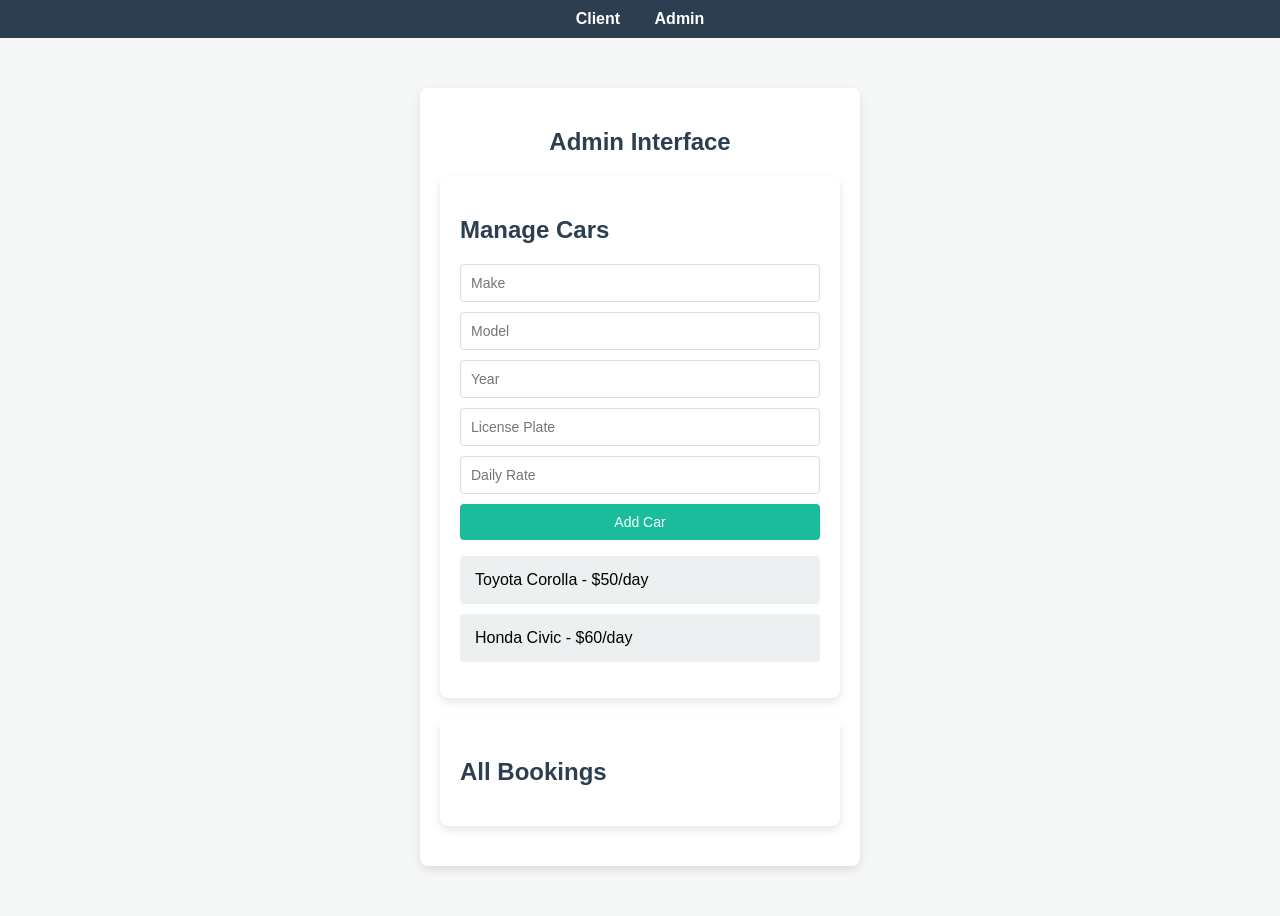
<file: admin.html>
<!DOCTYPE html>
<html lang="en">
<head>
  <meta charset="UTF-8">
  <meta name="viewport" content="width=device-width, initial-scale=1.0">
  <title>Admin Interface - Car Management System</title>
  <link rel="stylesheet" href="styles.css">
</head>
<body>
  <nav>
    <a href="client.html">Client</a>
    <a href="admin.html">Admin</a>
  </nav>

  <!-- Admin Interface -->
  <section id="admin">
    <h1>Admin Interface</h1>

    <!-- Add/Remove Cars -->
    <div class="card">
      <h2>Manage Cars</h2>
      <form id="car-form">
        <input type="text" id="car-make" placeholder="Make" required>
        <input type="text" id="car-model" placeholder="Model" required>
        <input type="number" id="car-year" placeholder="Year" required>
        <input type="text" id="car-license" placeholder="License Plate" required>
        <input type="number" id="car-rate" placeholder="Daily Rate" required>
        <button type="submit">Add Car</button>
      </form>
      <ul id="admin-car-list"></ul>
    </div>

    <!-- View All Bookings -->
    <div class="card">
      <h2>All Bookings</h2>
      <ul id="admin-booking-list"></ul>
    </div>
  </section>

  <script src="script.js"></script>
</body>
</html>
</file>
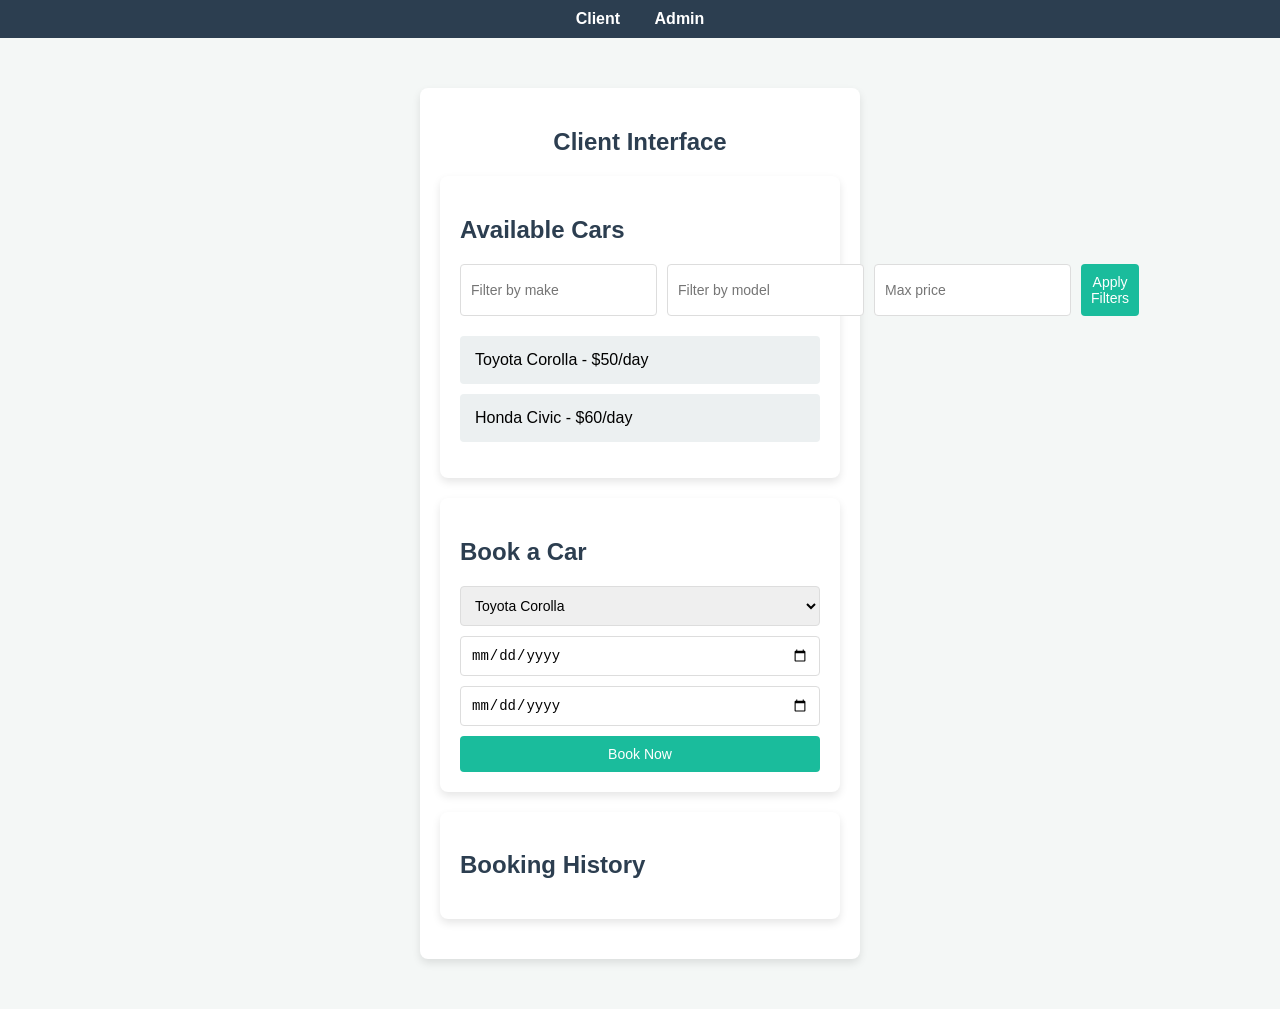
<file: client.html>
<!DOCTYPE html>
<html lang="en">
<head>
  <meta charset="UTF-8">
  <meta name="viewport" content="width=device-width, initial-scale=1.0">
  <title>Client Interface - Car Management System</title>
  <link rel="stylesheet" href="styles.css">
</head>
<body>
  <nav>
    <a href="client.html">Client</a>
    <a href="admin.html">Admin</a>
  </nav>

  <!-- Client Interface -->
  <section id="client">
    <h1>Client Interface</h1>

    <!-- View Available Cars -->
    <div class="card">
      <h2>Available Cars</h2>
      <div class="filter-section">
        <input type="text" id="filter-make" placeholder="Filter by make">
        <input type="text" id="filter-model" placeholder="Filter by model">
        <input type="number" id="filter-price" placeholder="Max price">
        <button onclick="filterCars()">Apply Filters</button>
      </div>
      <ul id="car-list"></ul>
    </div>

    <!-- Book a Car -->
    <div class="card">
      <h2>Book a Car</h2>
      <form id="booking-form">
        <select id="car-select"></select>
        <input type="date" id="start-date" required>
        <input type="date" id="end-date" required>
        <button type="submit">Book Now</button>
      </form>
    </div>

    <!-- View Booking History -->
    <div class="card">
      <h2>Booking History</h2>
      <ul id="booking-history"></ul>
    </div>
  </section>

  <script src="script.js"></script>
</body>
</html>
</file>
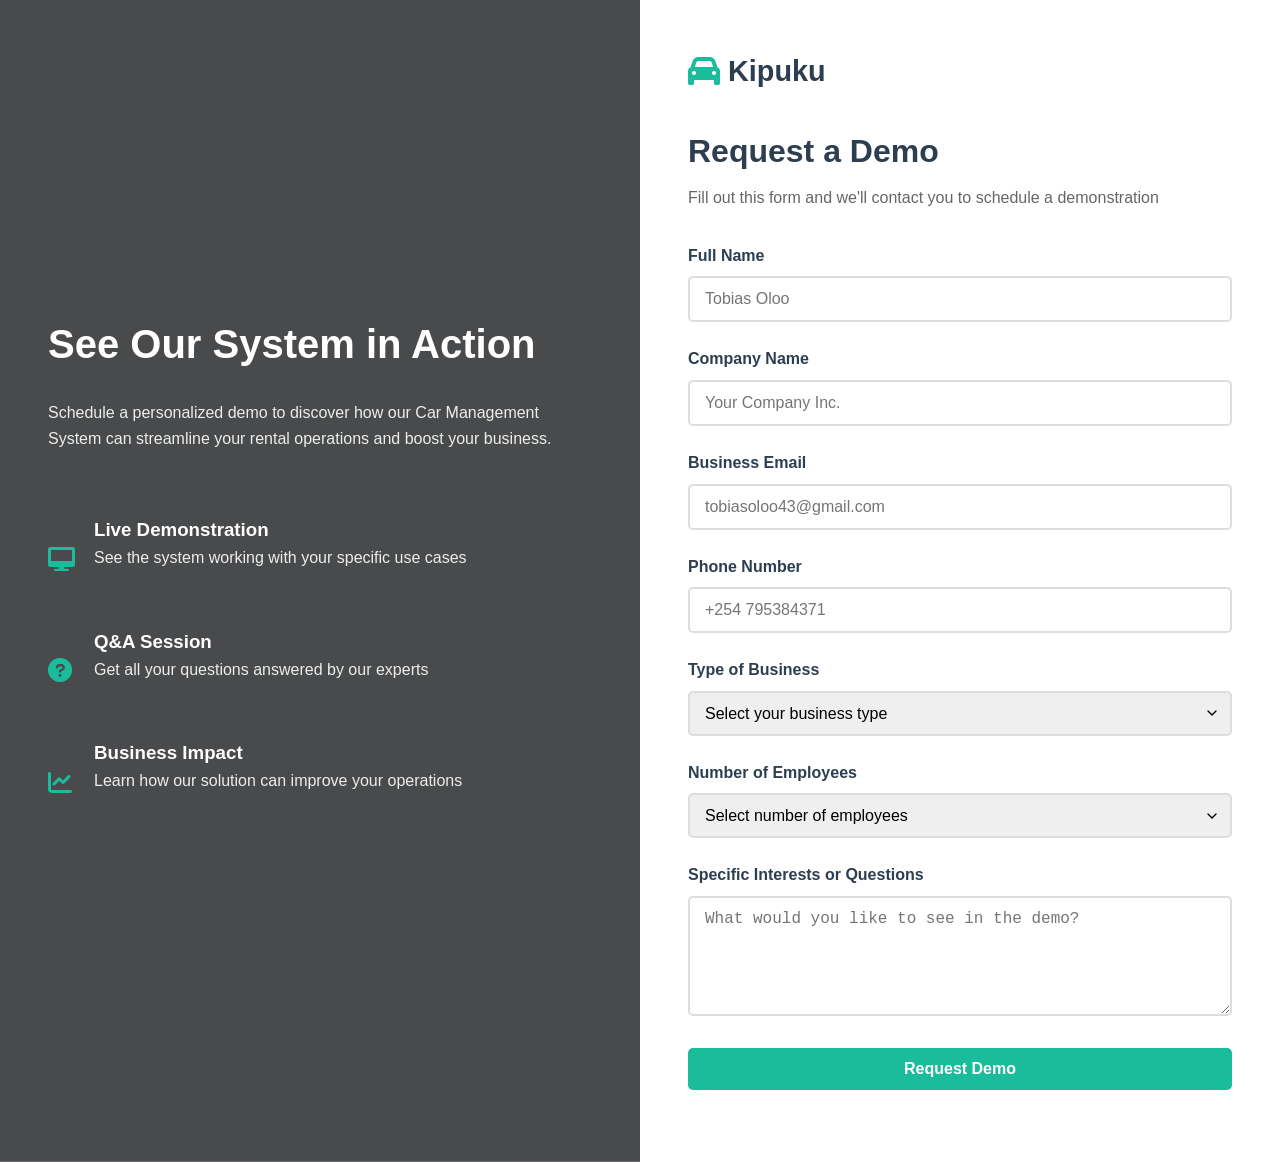
<file: demo.html>
<!DOCTYPE html>
<html lang="en">
<head>
  <meta charset="UTF-8">
  <meta name="viewport" content="width=device-width, initial-scale=1.0">
  <title>Request Demo - Car Management System</title>
  <link rel="stylesheet" href="https://cdnjs.cloudflare.com/ajax/libs/font-awesome/6.0.0-beta3/css/all.min.css">
  <style>
    :root {
      --primary-color: #3498db;
      --secondary-color: #2ecc71;
      --dark-color: #2c3e50;
      --light-color: #ecf0f1;
      --danger-color: #e74c3c;
      --info-color: #1abc9c;
    }

    * {
      box-sizing: border-box;
      margin: 0;
      padding: 0;
    }

    body {
      font-family: 'Segoe UI', Tahoma, Geneva, Verdana, sans-serif;
      background-color: #f5f7fa;
      color: var(--dark-color);
      line-height: 1.6;
    }

    .demo-container {
      display: flex;
      min-height: 100vh;
    }

    .demo-left {
      flex: 1;
      background: linear-gradient(rgba(0, 0, 0, 0.7), rgba(0, 0, 0, 0.7)), 
                  url('https://images.unsplash.com/photo-1486262715619-67b85e0b08d3?ixlib=rb-1.2.1&auto=format&fit=crop&w=1350&q=80');
      background-size: cover;
      background-position: center;
      color: white;
      padding: 3rem;
      display: flex;
      flex-direction: column;
      justify-content: center;
    }

    .demo-left h1 {
      font-size: 2.5rem;
      margin-bottom: 1.5rem;
    }

    .demo-left p {
      margin-bottom: 2rem;
      opacity: 0.9;
      max-width: 600px;
    }

    .benefits {
      margin-top: 2rem;
    }

    .benefit {
      display: flex;
      align-items: center;
      margin-bottom: 1.5rem;
    }

    .benefit i {
      font-size: 1.5rem;
      color: var(--info-color);
      margin-right: 1rem;
      min-width: 30px;
    }

    .demo-right {
      flex: 1;
      display: flex;
      flex-direction: column;
      justify-content: center;
      padding: 3rem;
      background-color: white;
    }

    .demo-logo {
      display: flex;
      align-items: center;
      margin-bottom: 2rem;
    }

    .demo-logo i {
      font-size: 2rem;
      color: var(--info-color);
      margin-right: 0.5rem;
    }

    .demo-logo h2 {
      font-size: 1.8rem;
    }

    .demo-form-header {
      margin-bottom: 2rem;
    }

    .demo-form-header h2 {
      font-size: 2rem;
      margin-bottom: 0.5rem;
      color: var(--dark-color);
    }

    .demo-form-header p {
      color: #666;
    }

    .form-group {
      margin-bottom: 1.5rem;
      position: relative;
    }

    .form-group label {
      display: block;
      margin-bottom: 0.5rem;
      font-weight: 600;
    }

    .form-control {
      width: 100%;
      padding: 12px 15px;
      border: 2px solid #ddd;
      border-radius: 5px;
      font-size: 1rem;
      transition: all 0.3s ease;
    }

    .form-control:focus {
      border-color: var(--info-color);
      outline: none;
      box-shadow: 0 0 0 3px rgba(26, 188, 156, 0.2);
    }

    select.form-control {
      appearance: none;
      background-image: url("data:image/svg+xml;charset=UTF-8,%3csvg xmlns='http://www.w3.org/2000/svg' viewBox='0 0 24 24' fill='none' stroke='currentColor' stroke-width='2' stroke-linecap='round' stroke-linejoin='round'%3e%3cpolyline points='6 9 12 15 18 9'%3e%3c/polyline%3e%3c/svg%3e");
      background-repeat: no-repeat;
      background-position: right 10px center;
      background-size: 1em;
    }

    textarea.form-control {
      min-height: 120px;
      resize: vertical;
    }

    .btn {
      display: inline-block;
      width: 100%;
      padding: 12px;
      background-color: var(--info-color);
      color: white;
      border: none;
      border-radius: 5px;
      font-size: 1rem;
      font-weight: 600;
      cursor: pointer;
      transition: all 0.3s ease;
    }

    .btn:hover {
      background-color: #16a085;
      transform: translateY(-2px);
      box-shadow: 0 5px 15px rgba(0, 0, 0, 0.1);
    }

    .error-message {
      color: var(--danger-color);
      font-size: 0.85rem;
      margin-top: 0.25rem;
      display: none;
    }

    .success-message {
      display: none;
      padding: 1.5rem;
      background-color: #e8f8f5;
      border-radius: 5px;
      margin-bottom: 1.5rem;
      text-align: center;
      color: var(--dark-color);
    }

    .success-message i {
      color: var(--secondary-color);
      font-size: 2rem;
      margin-bottom: 1rem;
    }

    .success-message h3 {
      margin-bottom: 0.5rem;
    }

    .form-control.error {
      border-color: var(--danger-color);
    }

    @media (max-width: 768px) {
      .demo-container {
        flex-direction: column;
      }

      .demo-left {
        padding: 2rem 1rem;
        text-align: center;
      }

      .demo-right {
        padding: 2rem 1rem;
      }

      .benefit {
        justify-content: center;
      }
    }
  </style>
</head>
<body>
  <div class="demo-container">
    <div class="demo-left">
      <h1>See Our System in Action</h1>
      <p>Schedule a personalized demo to discover how our Car Management System can streamline your rental operations and boost your business.</p>
      
      <div class="benefits">
        <div class="benefit">
          <i class="fas fa-desktop"></i>
          <div>
            <h3>Live Demonstration</h3>
            <p>See the system working with your specific use cases</p>
          </div>
        </div>
        <div class="benefit">
          <i class="fas fa-question-circle"></i>
          <div>
            <h3>Q&A Session</h3>
            <p>Get all your questions answered by our experts</p>
          </div>
        </div>
        <div class="benefit">
          <i class="fas fa-chart-line"></i>
          <div>
            <h3>Business Impact</h3>
            <p>Learn how our solution can improve your operations</p>
          </div>
        </div>
      </div>
    </div>

    <div class="demo-right">
      <div class="demo-logo">
        <i class="fas fa-car"></i>
        <h2>Kipuku</h2>
      </div>

      <div class="demo-form-header">
        <h2>Request a Demo</h2>
        <p>Fill out this form and we'll contact you to schedule a demonstration</p>
      </div>

      <div class="success-message" id="successMessage">
        <i class="fas fa-check-circle"></i>
        <h3>Demo Request Received!</h3>
        <p>Thank you for your interest. Our team will contact you within 24 hours to schedule your demo.</p>
      </div>

      <form id="demoForm">
        <div class="form-group">
          <label for="fullName">Full Name</label>
          <input type="text" id="fullName" class="form-control" placeholder="Tobias Oloo" required>
          <span class="error-message">Please enter your full name</span>
        </div>

        <div class="form-group">
          <label for="company">Company Name</label>
          <input type="text" id="company" class="form-control" placeholder="Your Company Inc." required>
          <span class="error-message">Please enter your company name</span>
        </div>

        <div class="form-group">
          <label for="email">Business Email</label>
          <input type="email" id="email" class="form-control" placeholder="tobiasoloo43@gmail.com" required>
          <span class="error-message">Please enter a valid email address</span>
        </div>

        <div class="form-group">
          <label for="phone">Phone Number</label>
          <input type="tel" id="phone" class="form-control" placeholder="+254 795384371" required>
          <span class="error-message">Please enter a valid phone number</span>
        </div>

        <div class="form-group">
          <label for="businessType">Type of Business</label>
          <select id="businessType" class="form-control" required>
            <option value="" disabled selected>Select your business type</option>
            <option value="car_rental">Car Rental Company</option>
            <option value="dealership">Car Dealership</option>
            <option value="fleet_management">Fleet Management</option>
            <option value="other">Other</option>
          </select>
          <span class="error-message">Please select your business type</span>
        </div>

        <div class="form-group">
          <label for="employees">Number of Employees</label>
          <select id="employees" class="form-control" required>
            <option value="" disabled selected>Select number of employees</option>
            <option value="1-10">1-10</option>
            <option value="11-50">11-50</option>
            <option value="51-200">51-200</option>
            <option value="201-500">201-500</option>
            <option value="500+">500+</option>
          </select>
          <span class="error-message">Please select number of employees</span>
        </div>

        <div class="form-group">
          <label for="message">Specific Interests or Questions</label>
          <textarea id="message" class="form-control" placeholder="What would you like to see in the demo?"></textarea>
        </div>

        <div class="form-group">
          <button type="submit" class="btn">Request Demo</button>
        </div>
      </form>
    </div>
  </div>

  <script>
    document.addEventListener('DOMContentLoaded', function() {
      const form = document.getElementById('demoForm');
      const successMessage = document.getElementById('successMessage');
      
      form.addEventListener('submit', function(e) {
        e.preventDefault();
        let isValid = true;

        // Validate full name
        const fullName = document.getElementById('fullName');
        if (fullName.value.trim() === '') {
          showError(fullName, 'Please enter your full name');
          isValid = false;
        } else {
          showSuccess(fullName);
        }

        // Validate company
        const company = document.getElementById('company');
        if (company.value.trim() === '') {
          showError(company, 'Please enter your company name');
          isValid = false;
        } else {
          showSuccess(company);
        }

        // Validate email
        const email = document.getElementById('email');
        const emailRegex = /^[^\s@]+@[^\s@]+\.[^\s@]+$/;
        if (!emailRegex.test(email.value)) {
          showError(email, 'Please enter a valid email address');
          isValid = false;
        } else {
          showSuccess(email);
        }

        // Validate phone
        const phone = document.getElementById('phone');
        const phoneRegex = /^[\+]?[(]?[0-9]{3}[)]?[-\s\.]?[0-9]{3}[-\s\.]?[0-9]{4,6}$/;
        if (!phoneRegex.test(phone.value)) {
          showError(phone, 'Please enter a valid phone number');
          isValid = false;
        } else {
          showSuccess(phone);
        }

        // Validate business type
        const businessType = document.getElementById('businessType');
        if (!businessType.value) {
          showError(businessType, 'Please select your business type');
          isValid = false;
        } else {
          showSuccess(businessType);
        }

        // Validate employees
        const employees = document.getElementById('employees');
        if (!employees.value) {
          showError(employees, 'Please select number of employees');
          isValid = false;
        } else {
          showSuccess(employees);
        }

        // If form is valid, show success message
        if (isValid) {
          // In a real app, you would send this data to your backend
          // and handle the demo scheduling logic there
          
          // Simulate API call with timeout
          form.querySelector('button').disabled = true;
          form.querySelector('button').innerHTML = '<i class="fas fa-spinner fa-spin"></i> Submitting...';
          
          setTimeout(function() {
            form.style.display = 'none';
            successMessage.style.display = 'block';
            
            // In a real app, you might redirect to a confirmation page
            // or show additional instructions
          }, 1500);
        }
      });

      function showError(input, message) {
        const formGroup = input.closest('.form-group');
        const errorMessage = formGroup.querySelector('.error-message');
        input.classList.add('error');
        errorMessage.textContent = message;
        errorMessage.style.display = 'block';
      }

      function showSuccess(input) {
        const formGroup = input.closest('.form-group');
        const errorMessage = formGroup.querySelector('.error-message');
        input.classList.remove('error');
        errorMessage.style.display = 'none';
      }

      // Real-time validation
      document.getElementById('fullName').addEventListener('input', function() {
        if (this.value.trim() !== '') {
          showSuccess(this);
        }
      });

      document.getElementById('company').addEventListener('input', function() {
        if (this.value.trim() !== '') {
          showSuccess(this);
        }
      });

      document.getElementById('email').addEventListener('input', function() {
        const emailRegex = /^[^\s@]+@[^\s@]+\.[^\s@]+$/;
        if (emailRegex.test(this.value)) {
          showSuccess(this);
        }
      });

      document.getElementById('phone').addEventListener('input', function() {
        const phoneRegex = /^[\+]?[(]?[0-9]{3}[)]?[-\s\.]?[0-9]{3}[-\s\.]?[0-9]{4,6}$/;
        if (phoneRegex.test(this.value)) {
          showSuccess(this);
        }
      });

      document.getElementById('businessType').addEventListener('change', function() {
        if (this.value) {
          showSuccess(this);
        }
      });

      document.getElementById('employees').addEventListener('change', function() {
        if (this.value) {
          showSuccess(this);
        }
      });
    });
  </script>
</body>
</html>
</file>
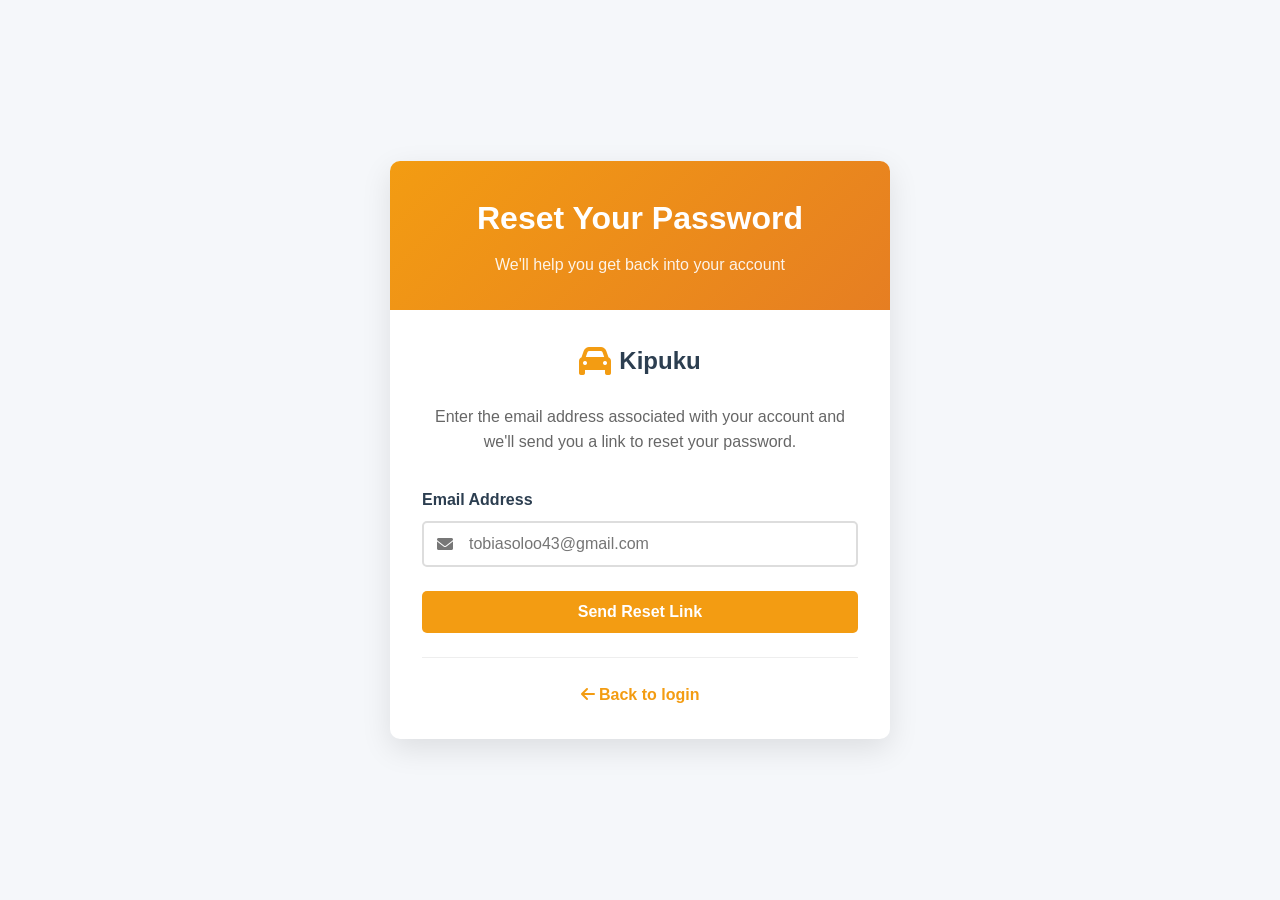
<file: forgot-password.html>
<!DOCTYPE html>
<html lang="en">
<head>
  <meta charset="UTF-8">
  <meta name="viewport" content="width=device-width, initial-scale=1.0">
  <title>Forgot Password - Car Management System</title>
  <link rel="stylesheet" href="https://cdnjs.cloudflare.com/ajax/libs/font-awesome/6.0.0-beta3/css/all.min.css">
  <style>
    :root {
      --primary-color: #3498db;
      --secondary-color: #2ecc71;
      --dark-color: #2c3e50;
      --light-color: #ecf0f1;
      --danger-color: #e74c3c;
      --warning-color: #f39c12;
    }

    * {
      box-sizing: border-box;
      margin: 0;
      padding: 0;
    }

    body {
      font-family: 'Segoe UI', Tahoma, Geneva, Verdana, sans-serif;
      background-color: #f5f7fa;
      color: var(--dark-color);
      line-height: 1.6;
      display: flex;
      justify-content: center;
      align-items: center;
      min-height: 100vh;
      padding: 1rem;
    }

    .password-reset-container {
      background-color: white;
      border-radius: 10px;
      box-shadow: 0 10px 30px rgba(0, 0, 0, 0.1);
      width: 100%;
      max-width: 500px;
      overflow: hidden;
      animation: fadeInUp 0.5s ease-out;
    }

    .password-reset-header {
      background: linear-gradient(135deg, var(--warning-color), #e67e22);
      color: white;
      padding: 2rem;
      text-align: center;
    }

    .password-reset-header h1 {
      font-size: 2rem;
      margin-bottom: 0.5rem;
    }

    .password-reset-header p {
      opacity: 0.9;
    }

    .password-reset-body {
      padding: 2rem;
    }

    .logo {
      display: flex;
      align-items: center;
      justify-content: center;
      margin-bottom: 1.5rem;
    }

    .logo i {
      font-size: 2rem;
      color: var(--warning-color);
      margin-right: 0.5rem;
    }

    .logo h2 {
      font-size: 1.5rem;
    }

    .instructions {
      text-align: center;
      margin-bottom: 2rem;
      color: #666;
    }

    .form-group {
      margin-bottom: 1.5rem;
      position: relative;
    }

    .form-group label {
      display: block;
      margin-bottom: 0.5rem;
      font-weight: 600;
    }

    .input-with-icon {
      position: relative;
    }

    .input-with-icon i {
      position: absolute;
      left: 15px;
      top: 50%;
      transform: translateY(-50%);
      color: #777;
    }

    .form-control {
      width: 100%;
      padding: 12px 15px 12px 45px;
      border: 2px solid #ddd;
      border-radius: 5px;
      font-size: 1rem;
      transition: all 0.3s ease;
    }

    .form-control:focus {
      border-color: var(--warning-color);
      outline: none;
      box-shadow: 0 0 0 3px rgba(243, 156, 18, 0.2);
    }

    .btn {
      display: inline-block;
      width: 100%;
      padding: 12px;
      background-color: var(--warning-color);
      color: white;
      border: none;
      border-radius: 5px;
      font-size: 1rem;
      font-weight: 600;
      cursor: pointer;
      transition: all 0.3s ease;
    }

    .btn:hover {
      background-color: #e67e22;
      transform: translateY(-2px);
      box-shadow: 0 5px 15px rgba(0, 0, 0, 0.1);
    }

    .back-to-login {
      text-align: center;
      margin-top: 1.5rem;
      padding-top: 1.5rem;
      border-top: 1px solid #eee;
    }

    .back-to-login a {
      color: var(--warning-color);
      text-decoration: none;
      font-weight: 600;
    }

    .back-to-login a:hover {
      text-decoration: underline;
    }

    .error-message {
      color: var(--danger-color);
      font-size: 0.85rem;
      margin-top: 0.25rem;
      display: none;
    }

    .success-message {
      color: var(--secondary-color);
      font-size: 0.95rem;
      margin-top: 1rem;
      text-align: center;
      display: none;
    }

    .form-control.error {
      border-color: var(--danger-color);
    }

    @keyframes fadeInUp {
      from {
        opacity: 0;
        transform: translateY(20px);
      }
      to {
        opacity: 1;
        transform: translateY(0);
      }
    }

    @media (max-width: 480px) {
      .password-reset-header {
        padding: 1.5rem;
      }
      .password-reset-body {
        padding: 1.5rem;
      }
    }
  </style>
</head>
<body>
  <div class="password-reset-container">
    <div class="password-reset-header">
      <h1>Reset Your Password</h1>
      <p>We'll help you get back into your account</p>
    </div>

    <div class="password-reset-body">
      <div class="logo">
        <i class="fas fa-car"></i>
        <h2>Kipuku</h2>
      </div>

      <div class="instructions">
        Enter the email address associated with your account and we'll send you a link to reset your password.
      </div>

      <form id="passwordResetForm">
        <div class="form-group">
          <label for="email">Email Address</label>
          <div class="input-with-icon">
            <i class="fas fa-envelope"></i>
            <input type="email" id="email" class="form-control" placeholder="tobiasoloo43@gmail.com" required>
          </div>
          <span class="error-message">Please enter a valid email address</span>
        </div>

        <div class="form-group">
          <button type="submit" class="btn">Send Reset Link</button>
        </div>

        <div class="success-message">
          <i class="fas fa-check-circle"></i> Password reset link sent! Please check your email.
        </div>

        <div class="back-to-login">
          <a href="login.html"><i class="fas fa-arrow-left"></i> Back to login</a>
        </div>
      </form>
    </div>
  </div>

  <script>
    document.addEventListener('DOMContentLoaded', function() {
      const form = document.getElementById('passwordResetForm');
      const successMessage = document.querySelector('.success-message');
      
      form.addEventListener('submit', function(e) {
        e.preventDefault();
        let isValid = true;

        // Validate email
        const email = document.getElementById('email');
        const emailRegex = /^[^\s@]+@[^\s@]+\.[^\s@]+$/;
        if (!emailRegex.test(email.value)) {
          showError(email, 'Please enter a valid email address');
          isValid = false;
        } else {
          showSuccess(email);
        }

        // If form is valid, show success message
        if (isValid) {
          // In a real app, you would send this to your backend
          // and handle the password reset logic there
          
          // Simulate API call with timeout
          form.querySelector('button').disabled = true;
          form.querySelector('button').innerHTML = '<i class="fas fa-spinner fa-spin"></i> Sending...';
          
          setTimeout(function() {
            successMessage.style.display = 'block';
            form.style.display = 'none';
            
            // In a real app, you would redirect to a confirmation page
            // or show instructions for the next steps
          }, 1500);
        }
      });

      function showError(input, message) {
        const formGroup = input.closest('.form-group');
        const errorMessage = formGroup.querySelector('.error-message');
        input.classList.add('error');
        errorMessage.textContent = message;
        errorMessage.style.display = 'block';
        
        // Hide success message if showing
        successMessage.style.display = 'none';
      }

      function showSuccess(input) {
        const formGroup = input.closest('.form-group');
        const errorMessage = formGroup.querySelector('.error-message');
        input.classList.remove('error');
        errorMessage.style.display = 'none';
      }

      // Real-time validation
      document.getElementById('email').addEventListener('input', function() {
        const emailRegex = /^[^\s@]+@[^\s@]+\.[^\s@]+$/;
        if (emailRegex.test(this.value)) {
          showSuccess(this);
        }
      });
    });
  </script>
</body>
</html>
</file>
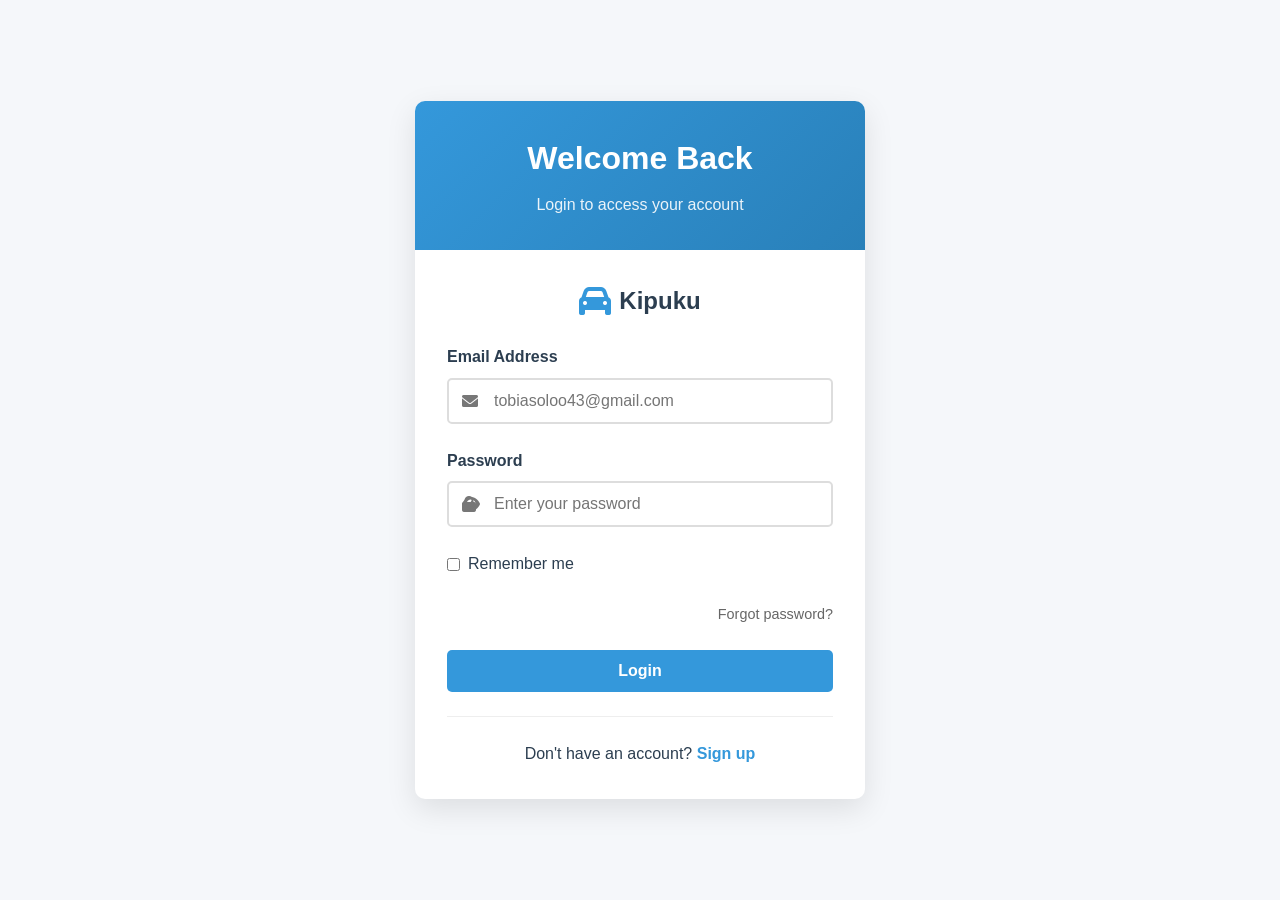
<file: login.html>
<!DOCTYPE html>
<html lang="en">
<head>
  <meta charset="UTF-8">
  <meta name="viewport" content="width=device-width, initial-scale=1.0">
  <title>Login - Car Management System</title>
  <link rel="stylesheet" href="https://cdnjs.cloudflare.com/ajax/libs/font-awesome/6.0.0-beta3/css/all.min.css">
  <style>
    :root {
      --primary-color: #3498db;
      --secondary-color: #2ecc71;
      --dark-color: #2c3e50;
      --light-color: #ecf0f1;
      --danger-color: #e74c3c;
    }

    * {
      box-sizing: border-box;
      margin: 0;
      padding: 0;
    }

    body {
      font-family: 'Segoe UI', Tahoma, Geneva, Verdana, sans-serif;
      background-color: #f5f7fa;
      color: var(--dark-color);
      line-height: 1.6;
      display: flex;
      justify-content: center;
      align-items: center;
      min-height: 100vh;
      padding: 1rem;
    }

    .login-container {
      background-color: white;
      border-radius: 10px;
      box-shadow: 0 10px 30px rgba(0, 0, 0, 0.1);
      width: 100%;
      max-width: 450px;
      overflow: hidden;
      animation: fadeInUp 0.5s ease-out;
    }

    .login-header {
      background: linear-gradient(135deg, var(--primary-color), #2980b9);
      color: white;
      padding: 2rem;
      text-align: center;
    }

    .login-header h1 {
      font-size: 2rem;
      margin-bottom: 0.5rem;
    }

    .login-header p {
      opacity: 0.9;
    }

    .login-body {
      padding: 2rem;
    }

    .logo {
      display: flex;
      align-items: center;
      justify-content: center;
      margin-bottom: 1.5rem;
    }

    .logo i {
      font-size: 2rem;
      color: var(--primary-color);
      margin-right: 0.5rem;
    }

    .logo h2 {
      font-size: 1.5rem;
    }

    .form-group {
      margin-bottom: 1.5rem;
      position: relative;
    }

    .form-group label {
      display: block;
      margin-bottom: 0.5rem;
      font-weight: 600;
    }

    .input-with-icon {
      position: relative;
    }

    .input-with-icon i {
      position: absolute;
      left: 15px;
      top: 50%;
      transform: translateY(-50%);
      color: #777;
    }

    .form-control {
      width: 100%;
      padding: 12px 15px 12px 45px;
      border: 2px solid #ddd;
      border-radius: 5px;
      font-size: 1rem;
      transition: all 0.3s ease;
    }

    .form-control:focus {
      border-color: var(--primary-color);
      outline: none;
      box-shadow: 0 0 0 3px rgba(52, 152, 219, 0.2);
    }

    .password-toggle {
      position: absolute;
      right: 15px;
      top: 50%;
      transform: translateY(-50%);
      cursor: pointer;
      color: #777;
    }

    .btn {
      display: inline-block;
      width: 100%;
      padding: 12px;
      background-color: var(--primary-color);
      color: white;
      border: none;
      border-radius: 5px;
      font-size: 1rem;
      font-weight: 600;
      cursor: pointer;
      transition: all 0.3s ease;
    }

    .btn:hover {
      background-color: #2980b9;
      transform: translateY(-2px);
      box-shadow: 0 5px 15px rgba(0, 0, 0, 0.1);
    }

    .login-footer {
      text-align: center;
      margin-top: 1.5rem;
      padding-top: 1.5rem;
      border-top: 1px solid #eee;
    }

    .login-footer a {
      color: var(--primary-color);
      text-decoration: none;
      font-weight: 600;
    }

    .login-footer a:hover {
      text-decoration: underline;
    }

    .error-message {
      color: var(--danger-color);
      font-size: 0.85rem;
      margin-top: 0.25rem;
      display: none;
    }

    .form-control.error {
      border-color: var(--danger-color);
    }

    .remember-me {
      display: flex;
      align-items: center;
      margin-bottom: 1.5rem;
    }

    .remember-me input {
      margin-right: 8px;
    }

    .forgot-password {
      text-align: right;
      margin-bottom: 1.5rem;
    }

    .forgot-password a {
      color: #666;
      text-decoration: none;
      font-size: 0.9rem;
    }

    .forgot-password a:hover {
      color: var(--primary-color);
      text-decoration: underline;
    }

    @keyframes fadeInUp {
      from {
        opacity: 0;
        transform: translateY(20px);
      }
      to {
        opacity: 1;
        transform: translateY(0);
      }
    }

    @media (max-width: 480px) {
      .login-header {
        padding: 1.5rem;
      }
      .login-body {
        padding: 1.5rem;
      }
    }
  </style>
</head>
<body>
  <div class="login-container">
    <div class="login-header">
      <h1>Welcome Back</h1>
      <p>Login to access your account</p>
    </div>

    <div class="login-body">
      <div class="logo">
        <i class="fas fa-car"></i>
        <h2>Kipuku</h2>
      </div>

      <form id="loginForm">
        <div class="form-group">
          <label for="email">Email Address</label>
          <div class="input-with-icon">
            <i class="fas fa-envelope"></i>
            <input type="email" id="email" class="form-control" placeholder="tobiasoloo43@gmail.com" required>
          </div>
          <span class="error-message">Please enter a valid email address</span>
        </div>

        <div class="form-group">
          <label for="password">Password</label>
          <div class="input-with-icon">
            <i class="fas fa-lock"></i>
            <input type="password" id="password" class="form-control" placeholder="Enter your password" required>
            <i class="fas fa-eye password-toggle" id="togglePassword"></i>
          </div>
          <span class="error-message">Please enter your password</span>
        </div>

        <div class="remember-me">
          <input type="checkbox" id="remember">
          <label for="remember">Remember me</label>
        </div>

        <div class="forgot-password">
          <a href="forgot-password.html">Forgot password?</a>
        </div>

        <div class="form-group">
          <button type="submit" class="btn">Login</button>
        </div>

        <div class="login-footer">
          Don't have an account? <a href="signup.html">Sign up</a>
        </div>
      </form>
    </div>
  </div>

  <script>
    document.addEventListener('DOMContentLoaded', function() {
      // Password toggle visibility
      const togglePassword = document.getElementById('togglePassword');
      const password = document.getElementById('password');
      
      togglePassword.addEventListener('click', function() {
        const type = password.getAttribute('type') === 'password' ? 'text' : 'password';
        password.setAttribute('type', type);
        this.classList.toggle('fa-eye-slash');
      });

      // Form validation
      const form = document.getElementById('loginForm');
      
      form.addEventListener('submit', function(e) {
        e.preventDefault();
        let isValid = true;

        // Validate email
        const email = document.getElementById('email');
        const emailRegex = /^[^\s@]+@[^\s@]+\.[^\s@]+$/;
        if (!emailRegex.test(email.value)) {
          showError(email, 'Please enter a valid email address');
          isValid = false;
        } else {
          showSuccess(email);
        }

        // Validate password
        const password = document.getElementById('password');
        if (password.value.trim() === '') {
          showError(password, 'Please enter your password');
          isValid = false;
        } else {
          showSuccess(password);
        }

        // If form is valid, submit it
        if (isValid) {
          // In a real app, you would send this data to your backend
          const rememberMe = document.getElementById('remember').checked;
          
          // Simulate login success
          alert('Login successful! Redirecting...');
          
          // Store login state if "Remember me" is checked
          if (rememberMe) {
            localStorage.setItem('rememberedEmail', email.value);
          } else {
            localStorage.removeItem('rememberedEmail');
          }
          
          // Redirect to dashboard
          window.location.href = 'client.html';
        }
      });

      function showError(input, message) {
        const formGroup = input.closest('.form-group');
        const errorMessage = formGroup.querySelector('.error-message');
        input.classList.add('error');
        errorMessage.textContent = message;
        errorMessage.style.display = 'block';
      }

      function showSuccess(input) {
        const formGroup = input.closest('.form-group');
        const errorMessage = formGroup.querySelector('.error-message');
        input.classList.remove('error');
        errorMessage.style.display = 'none';
      }

      // Check for remembered email
      const rememberedEmail = localStorage.getItem('rememberedEmail');
      if (rememberedEmail) {
        document.getElementById('email').value = rememberedEmail;
        document.getElementById('remember').checked = true;
      }

      // Real-time validation
      document.getElementById('email').addEventListener('input', function() {
        const emailRegex = /^[^\s@]+@[^\s@]+\.[^\s@]+$/;
        if (emailRegex.test(this.value)) {
          showSuccess(this);
        }
      });

      document.getElementById('password').addEventListener('input', function() {
        if (this.value.trim() !== '') {
          showSuccess(this);
        }
      });
    });
  </script>
</body>
</html>
</file>
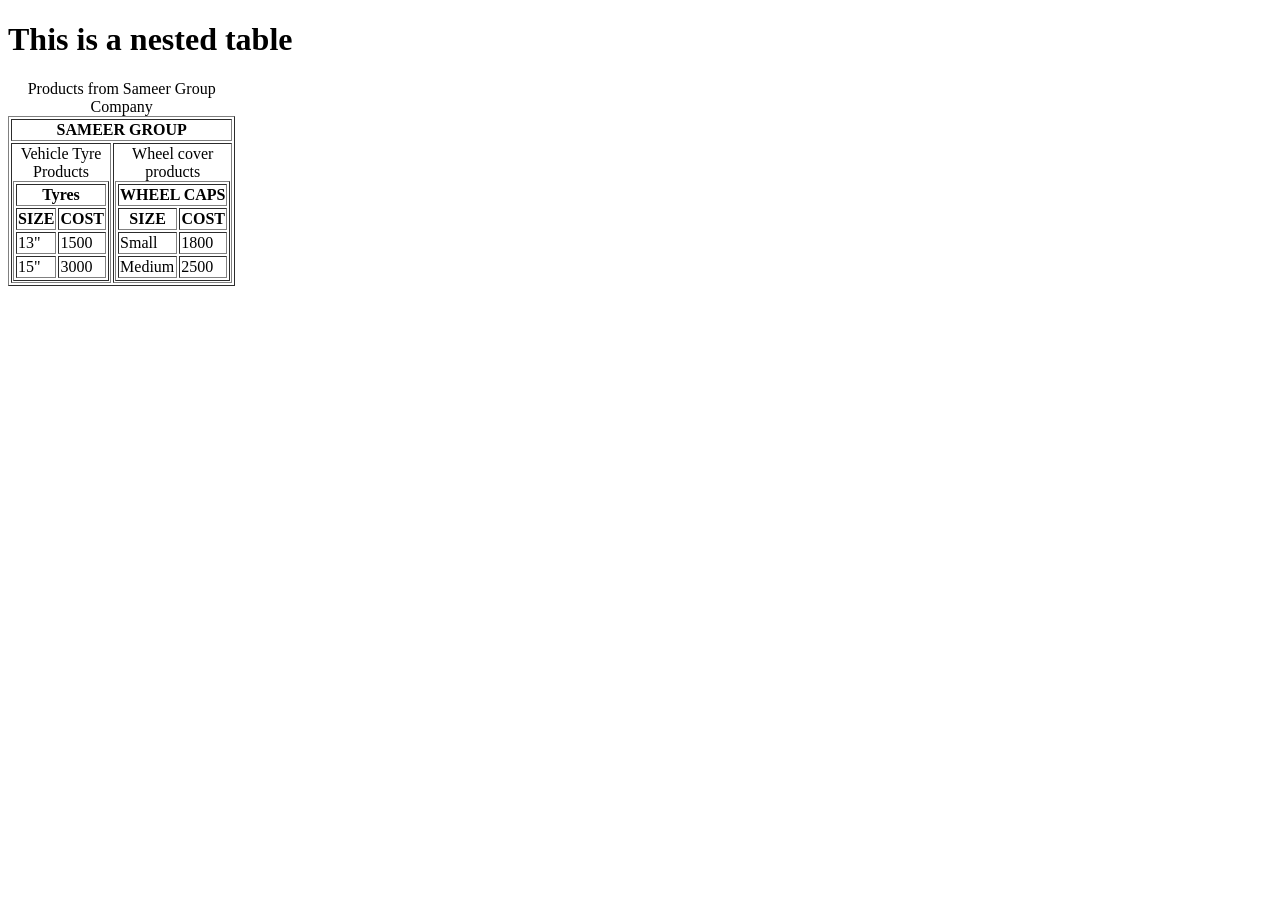
<file: nested tables.html>
<!DOCTYPE html>
<html lang="en">
	<head>
		<title> Nested tables</title>
		<meta charset="utf-8">
	</head>
	<body>
		<h1>This is a nested table</h1>
		<!-- This is the outer table -->
		<table border="1" >
			<caption>Products from Sameer Group Company</caption>
			<tr>
				<th colspan="2">SAMEER GROUP</th>
			</tr>
			<tr>
				<td>
					<!-- First Inner Table on the left side-->
					<table border="1" >
						<caption> Vehicle Tyre Products</caption>
						<tr>
							<th colspan="2"> Tyres</th>
						</tr>
						<tr>
							<th>SIZE</th>
							<th>COST</th>
						</tr>
						<tr>
							<td>13"</td>
							<td>1500</td>
						</tr>
						<tr>
							<td>15"</td>
							<td>3000</td>
						</tr>
					</table><!--end of the first inner table on left side-->
				</td>
				<td>
					<!-- Seond inner table on the right side-->
					<table border="1" >
						<caption> Wheel cover products</caption>
						<tr>
							<th colspan="2">WHEEL CAPS</th>
						</tr>
						<tr>
							<th> SIZE</th>
							<th>COST</th>
						</tr>
						<tr>
							<td> Small</td>
							<td> 1800</td>
						</tr>
						<tr>
							<td>Medium</td>
							<td>2500</td>
						</tr>
					</table><!--end of second table on right side-->
				</td>
			</tr>
		</table><!-- end of outer table-->
	</body>
	</html>
</file>
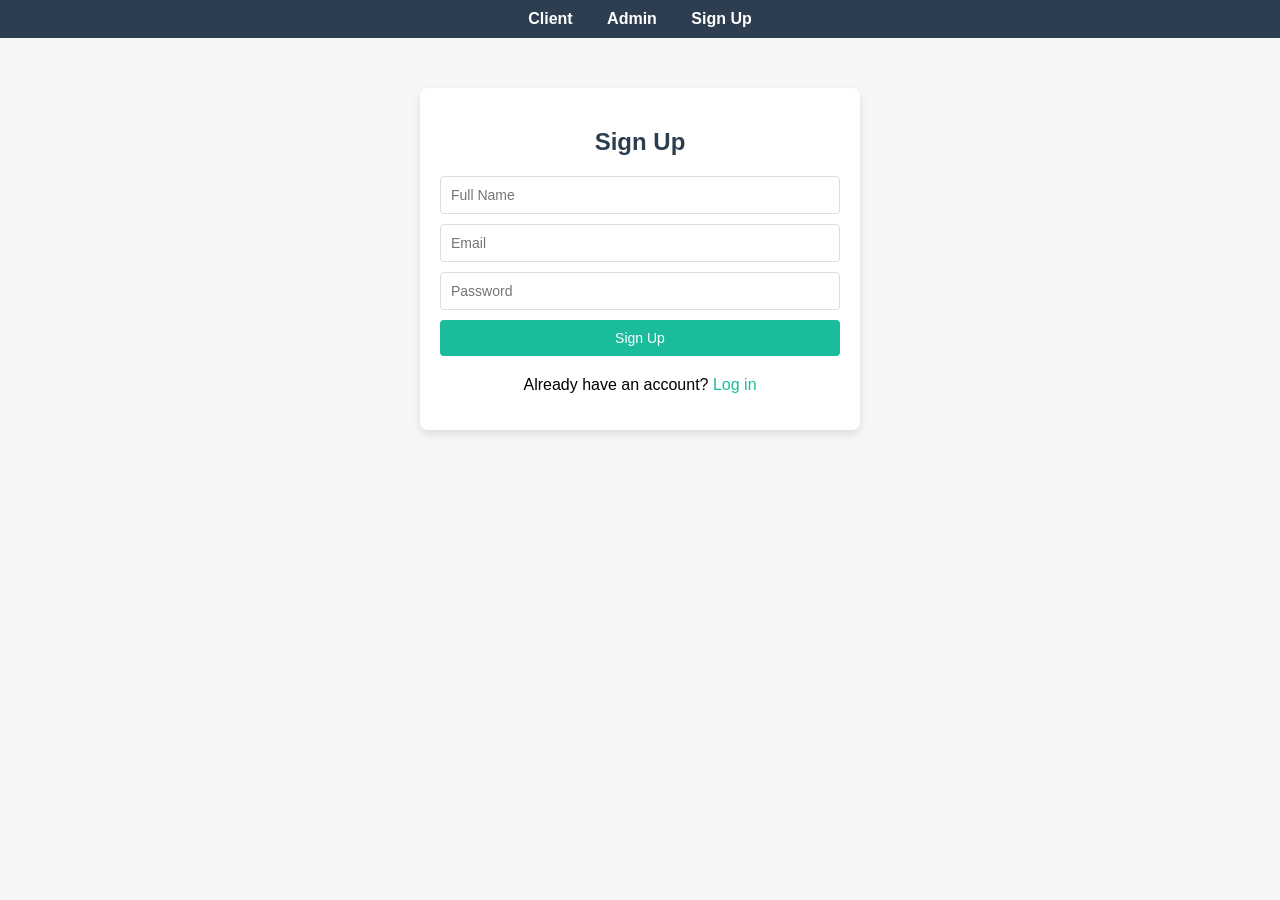
<file: sign up form.html>
<!DOCTYPE html>
<html lang="en">
<head>
  <meta charset="UTF-8">
  <meta name="viewport" content="width=device-width, initial-scale=1.0">
  <title>Sign Up - Car Management System</title>
  <link rel="stylesheet" href="styles.css">
</head>
<body>
  <nav>
    <a href="client.html">Client</a>
    <a href="admin.html">Admin</a>
    <a href="signup.html">Sign Up</a>
  </nav>

  <section>
    <h1>Sign Up</h1>
    <form id="signup-form">
      <input type="text" id="name" placeholder="Full Name" required>
      <input type="email" id="email" placeholder="Email" required>
      <input type="password" id="password" placeholder="Password" required>
      <button type="submit">Sign Up</button>
    </form>
    <p>Already have an account? <a href="login.html">Log in</a></p>
  </section>

  <script>
    document.getElementById("signup-form").addEventListener("submit", async (e) => {
      e.preventDefault();

      const name = document.getElementById("name").value;
      const email = document.getElementById("email").value;
      const password = document.getElementById("password").value;

      try {
        const response = await fetch("http://127.0.0.1:5000/signup", {
          method: "POST",
          headers: { "Content-Type": "application/json" },
          body: JSON.stringify({ name, email, password }),
        });

        if (response.ok) {
          alert("Sign up successful! You can now log in.");
          window.location.href = "client.html";  // Redirect to client page
        } else {
          const error = await response.json();
          alert(`Error: ${error.description}`);
        }
      } catch (error) {
        console.error("Error during sign up:", error);
        alert("An error occurred. Please try again.");
      }
    });
  </script>
</body>
</html>
</file>
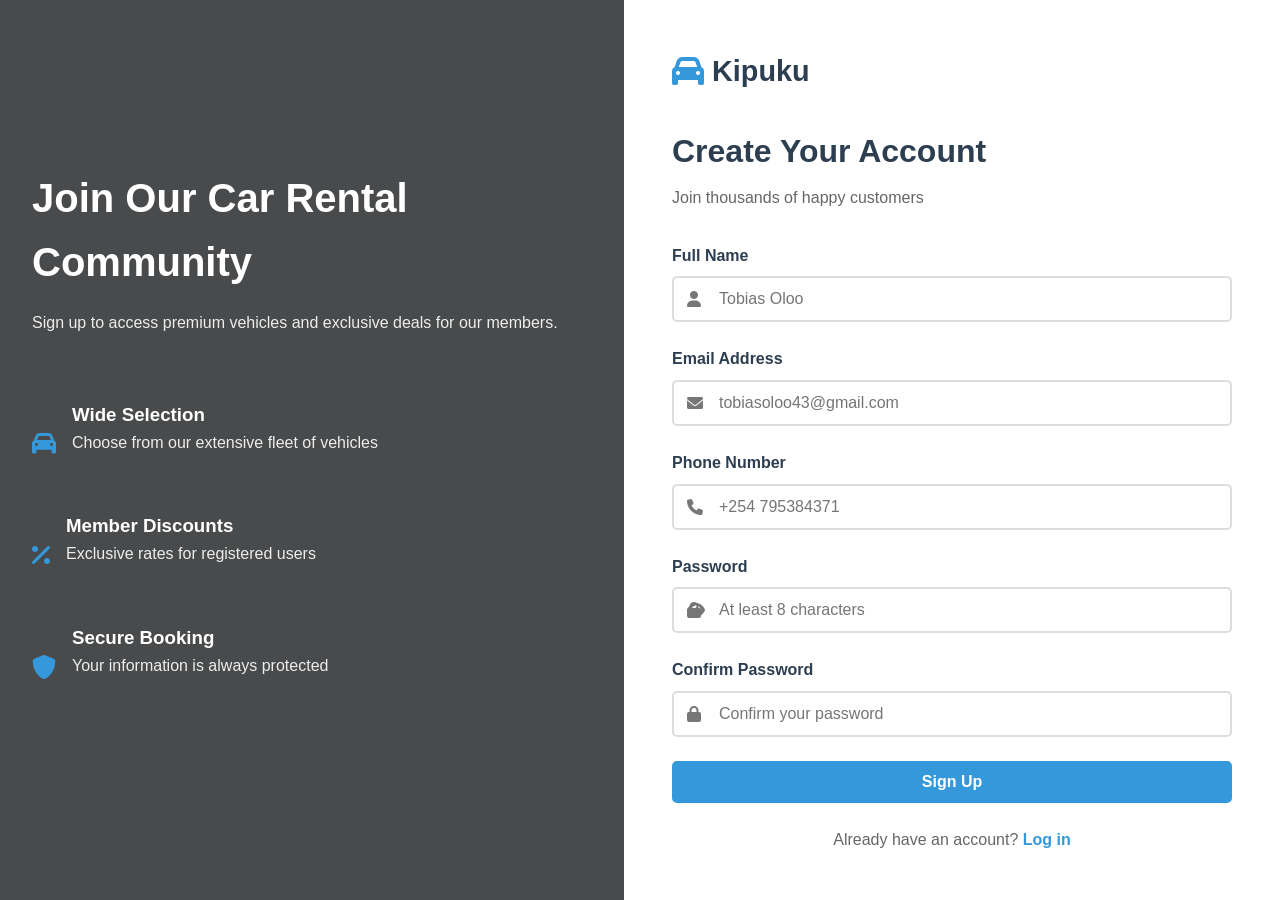
<file: signup.html>
<!DOCTYPE html>
<html lang="en">
<head>
  <meta charset="UTF-8">
  <meta name="viewport" content="width=device-width, initial-scale=1.0">
  <title>Sign Up - Car Management System</title>
  <link rel="stylesheet" href="https://cdnjs.cloudflare.com/ajax/libs/font-awesome/6.0.0-beta3/css/all.min.css">
  <style>
    /* CSS will go here */
    :root {
      --primary-color: #3498db;
      --secondary-color: #2ecc71;
      --dark-color: #2c3e50;
      --light-color: #ecf0f1;
      --danger-color: #e74c3c;
    }

    * {
      box-sizing: border-box;
      margin: 0;
      padding: 0;
    }

    body {
      font-family: 'Segoe UI', Tahoma, Geneva, Verdana, sans-serif;
      background-color: #f5f7fa;
      color: var(--dark-color);
      line-height: 1.6;
    }

    .container {
      display: flex;
      min-height: 100vh;
    }

    .left-side {
      flex: 1;
      background: linear-gradient(rgba(0, 0, 0, 0.7), rgba(0, 0, 0, 0.7)), 
                  url('https://images.unsplash.com/photo-1486262715619-67b85e0b08d3?ixlib=rb-1.2.1&auto=format&fit=crop&w=1350&q=80');
      background-size: cover;
      background-position: center;
      color: white;
      padding: 2rem;
      display: flex;
      flex-direction: column;
      justify-content: center;
    }

    .left-side h1 {
      font-size: 2.5rem;
      margin-bottom: 1rem;
    }

    .left-side p {
      margin-bottom: 2rem;
      opacity: 0.9;
    }

    .features {
      margin-top: 2rem;
    }

    .feature {
      display: flex;
      align-items: center;
      margin-bottom: 1.5rem;
    }

    .feature i {
      font-size: 1.5rem;
      color: var(--primary-color);
      margin-right: 1rem;
    }

    .right-side {
      flex: 1;
      display: flex;
      flex-direction: column;
      justify-content: center;
      padding: 3rem;
      background-color: white;
    }

    .logo {
      display: flex;
      align-items: center;
      margin-bottom: 2rem;
    }

    .logo i {
      font-size: 2rem;
      color: var(--primary-color);
      margin-right: 0.5rem;
    }

    .logo h2 {
      font-size: 1.8rem;
    }

    .form-header {
      margin-bottom: 2rem;
    }

    .form-header h2 {
      font-size: 2rem;
      margin-bottom: 0.5rem;
    }

    .form-header p {
      color: #666;
    }

    .form-group {
      margin-bottom: 1.5rem;
      position: relative;
    }

    .form-group label {
      display: block;
      margin-bottom: 0.5rem;
      font-weight: 600;
    }

    .input-with-icon {
      position: relative;
    }

    .input-with-icon i {
      position: absolute;
      left: 15px;
      top: 50%;
      transform: translateY(-50%);
      color: #777;
    }

    .form-control {
      width: 100%;
      padding: 12px 15px 12px 45px;
      border: 2px solid #ddd;
      border-radius: 5px;
      font-size: 1rem;
      transition: all 0.3s ease;
    }

    .form-control:focus {
      border-color: var(--primary-color);
      outline: none;
      box-shadow: 0 0 0 3px rgba(52, 152, 219, 0.2);
    }

    .btn {
      display: inline-block;
      width: 100%;
      padding: 12px;
      background-color: var(--primary-color);
      color: white;
      border: none;
      border-radius: 5px;
      font-size: 1rem;
      font-weight: 600;
      cursor: pointer;
      transition: all 0.3s ease;
    }

    .btn:hover {
      background-color: #2980b9;
      transform: translateY(-2px);
      box-shadow: 0 5px 15px rgba(0, 0, 0, 0.1);
    }

    .login-link {
      text-align: center;
      margin-top: 1.5rem;
      color: #666;
    }

    .login-link a {
      color: var(--primary-color);
      text-decoration: none;
      font-weight: 600;
    }

    .login-link a:hover {
      text-decoration: underline;
    }

    .error-message {
      color: var(--danger-color);
      font-size: 0.85rem;
      margin-top: 0.25rem;
      display: none;
    }

    .form-control.error {
      border-color: var(--danger-color);
    }

    .form-control.success {
      border-color: var(--secondary-color);
    }

    .password-toggle {
      position: absolute;
      right: 15px;
      top: 50%;
      transform: translateY(-50%);
      cursor: pointer;
      color: #777;
    }

    @media (max-width: 768px) {
      .container {
        flex-direction: column;
      }

      .left-side {
        padding: 2rem 1rem;
        text-align: center;
      }

      .right-side {
        padding: 2rem 1rem;
      }

      .feature {
        justify-content: center;
      }
    }
  </style>
</head>
<body>
  <div class="container">
    <div class="left-side">
      <h1>Join Our Car Rental Community</h1>
      <p>Sign up to access premium vehicles and exclusive deals for our members.</p>
      
      <div class="features">
        <div class="feature">
          <i class="fas fa-car"></i>
          <div>
            <h3>Wide Selection</h3>
            <p>Choose from our extensive fleet of vehicles</p>
          </div>
        </div>
        <div class="feature">
          <i class="fas fa-percentage"></i>
          <div>
            <h3>Member Discounts</h3>
            <p>Exclusive rates for registered users</p>
          </div>
        </div>
        <div class="feature">
          <i class="fas fa-shield-alt"></i>
          <div>
            <h3>Secure Booking</h3>
            <p>Your information is always protected</p>
          </div>
        </div>
      </div>
    </div>

    <div class="right-side">
      <div class="logo">
        <i class="fas fa-car"></i>
        <h2>Kipuku</h2>
      </div>

      <div class="form-header">
        <h2>Create Your Account</h2>
        <p>Join thousands of happy customers</p>
      </div>

      <form id="signupForm">
        <div class="form-group">
          <label for="fullName">Full Name</label>
          <div class="input-with-icon">
            <i class="fas fa-user"></i>
            <input type="text" id="fullName" class="form-control" placeholder="Tobias Oloo" required>
          </div>
          <span class="error-message">Please enter your full name</span>
        </div>

        <div class="form-group">
          <label for="email">Email Address</label>
          <div class="input-with-icon">
            <i class="fas fa-envelope"></i>
            <input type="email" id="email" class="form-control" placeholder="tobiasoloo43@gmail.com" required>
          </div>
          <span class="error-message">Please enter a valid email address</span>
        </div>

        <div class="form-group">
          <label for="phone">Phone Number</label>
          <div class="input-with-icon">
            <i class="fas fa-phone"></i>
            <input type="tel" id="phone" class="form-control" placeholder="+254 795384371" required>
          </div>
          <span class="error-message">Please enter a valid phone number</span>
        </div>

        <div class="form-group">
          <label for="password">Password</label>
          <div class="input-with-icon">
            <i class="fas fa-lock"></i>
            <input type="password" id="password" class="form-control" placeholder="At least 8 characters" required>
            <i class="fas fa-eye password-toggle" id="togglePassword"></i>
          </div>
          <span class="error-message">Password must be at least 8 characters</span>
        </div>

        <div class="form-group">
          <label for="confirmPassword">Confirm Password</label>
          <div class="input-with-icon">
            <i class="fas fa-lock"></i>
            <input type="password" id="confirmPassword" class="form-control" placeholder="Confirm your password" required>
          </div>
          <span class="error-message">Passwords don't match</span>
        </div>

        <div class="form-group">
          <button type="submit" class="btn">Sign Up</button>
        </div>

        <div class="login-link">
          Already have an account? <a href="login.html">Log in</a>
        </div>
      </form>
    </div>
  </div>

  <script>
    document.addEventListener('DOMContentLoaded', function() {
      // Password toggle visibility
      const togglePassword = document.getElementById('togglePassword');
      const password = document.getElementById('password');
      
      togglePassword.addEventListener('click', function() {
        const type = password.getAttribute('type') === 'password' ? 'text' : 'password';
        password.setAttribute('type', type);
        this.classList.toggle('fa-eye-slash');
      });

      // Form validation
      const form = document.getElementById('signupForm');
      
      form.addEventListener('submit', function(e) {
        e.preventDefault();
        let isValid = true;

        // Validate full name
        const fullName = document.getElementById('fullName');
        if (fullName.value.trim() === '') {
          showError(fullName, 'Please enter your full name');
          isValid = false;
        } else {
          showSuccess(fullName);
        }

        // Validate email
        const email = document.getElementById('email');
        const emailRegex = /^[^\s@]+@[^\s@]+\.[^\s@]+$/;
        if (!emailRegex.test(email.value)) {
          showError(email, 'Please enter a valid email address');
          isValid = false;
        } else {
          showSuccess(email);
        }

        // Validate phone
        const phone = document.getElementById('phone');
        const phoneRegex = /^[\+]?[(]?[0-9]{3}[)]?[-\s\.]?[0-9]{3}[-\s\.]?[0-9]{4,6}$/;
        if (!phoneRegex.test(phone.value)) {
          showError(phone, 'Please enter a valid phone number');
          isValid = false;
        } else {
          showSuccess(phone);
        }

        // Validate password
        const password = document.getElementById('password');
        if (password.value.length < 8) {
          showError(password, 'Password must be at least 8 characters');
          isValid = false;
        } else {
          showSuccess(password);
        }

        // Validate confirm password
        const confirmPassword = document.getElementById('confirmPassword');
        if (confirmPassword.value !== password.value) {
          showError(confirmPassword, 'Passwords don't match');
          isValid = false;
        } else {
          showSuccess(confirmPassword);
        }

        // If form is valid, submit it
        if (isValid) {
          // In a real app, you would send this data to your backend
          alert('Account created successfully! Redirecting...');
          // form.submit(); // Uncomment this to actually submit the form
          window.location.href = 'client.html'; // Redirect after successful signup
        }
      });

      function showError(input, message) {
        const formGroup = input.closest('.form-group');
        const errorMessage = formGroup.querySelector('.error-message');
        input.classList.add('error');
        input.classList.remove('success');
        errorMessage.textContent = message;
        errorMessage.style.display = 'block';
      }

      function showSuccess(input) {
        const formGroup = input.closest('.form-group');
        const errorMessage = formGroup.querySelector('.error-message');
        input.classList.remove('error');
        input.classList.add('success');
        errorMessage.style.display = 'none';
      }

      // Real-time validation
      document.getElementById('fullName').addEventListener('input', function() {
        if (this.value.trim() !== '') {
          showSuccess(this);
        }
      });

      document.getElementById('email').addEventListener('input', function() {
        const emailRegex = /^[^\s@]+@[^\s@]+\.[^\s@]+$/;
        if (emailRegex.test(this.value)) {
          showSuccess(this);
        }
      });

      document.getElementById('phone').addEventListener('input', function() {
        const phoneRegex = /^[\+]?[(]?[0-9]{3}[)]?[-\s\.]?[0-9]{3}[-\s\.]?[0-9]{4,6}$/;
        if (phoneRegex.test(this.value)) {
          showSuccess(this);
        }
      });

      document.getElementById('password').addEventListener('input', function() {
        if (this.value.length >= 8) {
          showSuccess(this);
        }
      });

      document.getElementById('confirmPassword').addEventListener('input', function() {
        const password = document.getElementById('password').value;
        if (this.value === password && password.length >= 8) {
          showSuccess(this);
        }
      });
    });
  </script>
</body>
</html>
</file>
<file: styles.css>
/*body {
    font-family: Arial, sans-serif;
    margin: 0;
    padding: 0;
  }
  
  nav {
    background: #333;
    padding: 10px;
  }
  
  nav a {
    color: #0a2540;
    margin: 0 10px;
    text-decoration: none;
  }
  
  section {
    padding: 20px;
  }
  
  h1, h2 {
    color: #333;
  }
  
  ul {
    list-style-type: none;
    padding: 0;
  }
  
  li {
    background: rgba(255, 68, 0, 0.281);
    margin: 5px 0;
    padding: 10px;
    border: 1px solid #ddd;
  }
  
  form {
    margin-bottom: 20px;
  }
  
  input, select, button {
    margin: 5px;
    padding: 8px;
  }
  
  button {
    background: #333;
    color: white;
    border: none;
    cursor: pointer;
  }
  
  button:hover {
    background: #555;
  } */


  body {
    font-family: Arial, sans-serif;
    margin: 0;
    padding: 0;
    background-color: #6881ad;
  }
  
  nav {
    background: #2c3e50;
    padding: 10px;
    text-align: left;
  }
  
  nav a {
    color: white;
    margin: 0 15px;
    text-decoration: none;
    font-weight: bold;
    transition: color 0.3s ease;
  }
  
  nav a:hover {
    color: #1abc9c;
  }
  
  section {
    padding: 20px;
    max-width: 800px;
    margin: 0 auto;
  }
  
  h1, h2 {
    color: #2c3e50;
  }
  
  .card {
    background: white;
    padding: 20px;
    margin: 20px 0;
    border-radius: 8px;
    box-shadow: 0 4px 8px rgba(0, 0, 0, 0.1);
  }
  
  .filter-section {
    display: flex;
    gap: 10px;
    margin-bottom: 20px;
  }
  
  input, select, button {
    padding: 10px;
    border: 1px solid #ddd;
    border-radius: 4px;
    font-size: 14px;
  }
  
  button {
    background: #1abc9c;
    color: white;
    border: none;
    cursor: pointer;
    transition: background 0.3s ease;
  }
  
  button:hover {
    background: #16a085;
  }
  
  ul {
    list-style-type: none;
    padding: 0;
  }
  
  li {
    background: #ecf0f1;
    margin: 10px 0;
    padding: 15px;
    border-radius: 4px;
    transition: transform 0.3s ease, box-shadow 0.3s ease;
  }
  
  li:hover {
    transform: translateY(-5px);
    box-shadow: 0 4px 8px rgba(0, 0, 0, 0.1);
  }



  body {
    font-family: Arial, sans-serif;
    margin: 0;
    padding: 0;
    background-color: #f4f7f6;
  }
  
  nav {
    background: #2c3e50;
    padding: 10px;
    text-align: center;
  }
  
  nav a {
    color: white;
    margin: 0 15px;
    text-decoration: none;
    font-weight: bold;
    transition: color 0.3s ease;
  }
  
  nav a:hover {
    color: #1abc9c;
  }
  
  section {
    padding: 20px;
    max-width: 400px;
    margin: 50px auto;
    background: white;
    border-radius: 8px;
    box-shadow: 0 4px 8px rgba(0, 0, 0, 0.1);
  }
  
  h1 {
    color: #2c3e50;
    text-align: center;
  }
  
  form {
    display: flex;
    flex-direction: column;
    gap: 10px;
  }
  
  input {
    padding: 10px;
    border: 1px solid #ddd;
    border-radius: 4px;
    font-size: 14px;
  }
  
  button {
    background: #1abc9c;
    color: white;
    border: none;
    padding: 10px;
    border-radius: 4px;
    cursor: pointer;
    transition: background 0.3s ease;
  }
  
  button:hover {
    background: #16a085;
  }
  
  p {
    text-align: center;
    margin-top: 20px;
  }
  
  a {
    color: #1abc9c;
    text-decoration: none;
  }
  
  a:hover {
    text-decoration: underline;
  }
</file>
